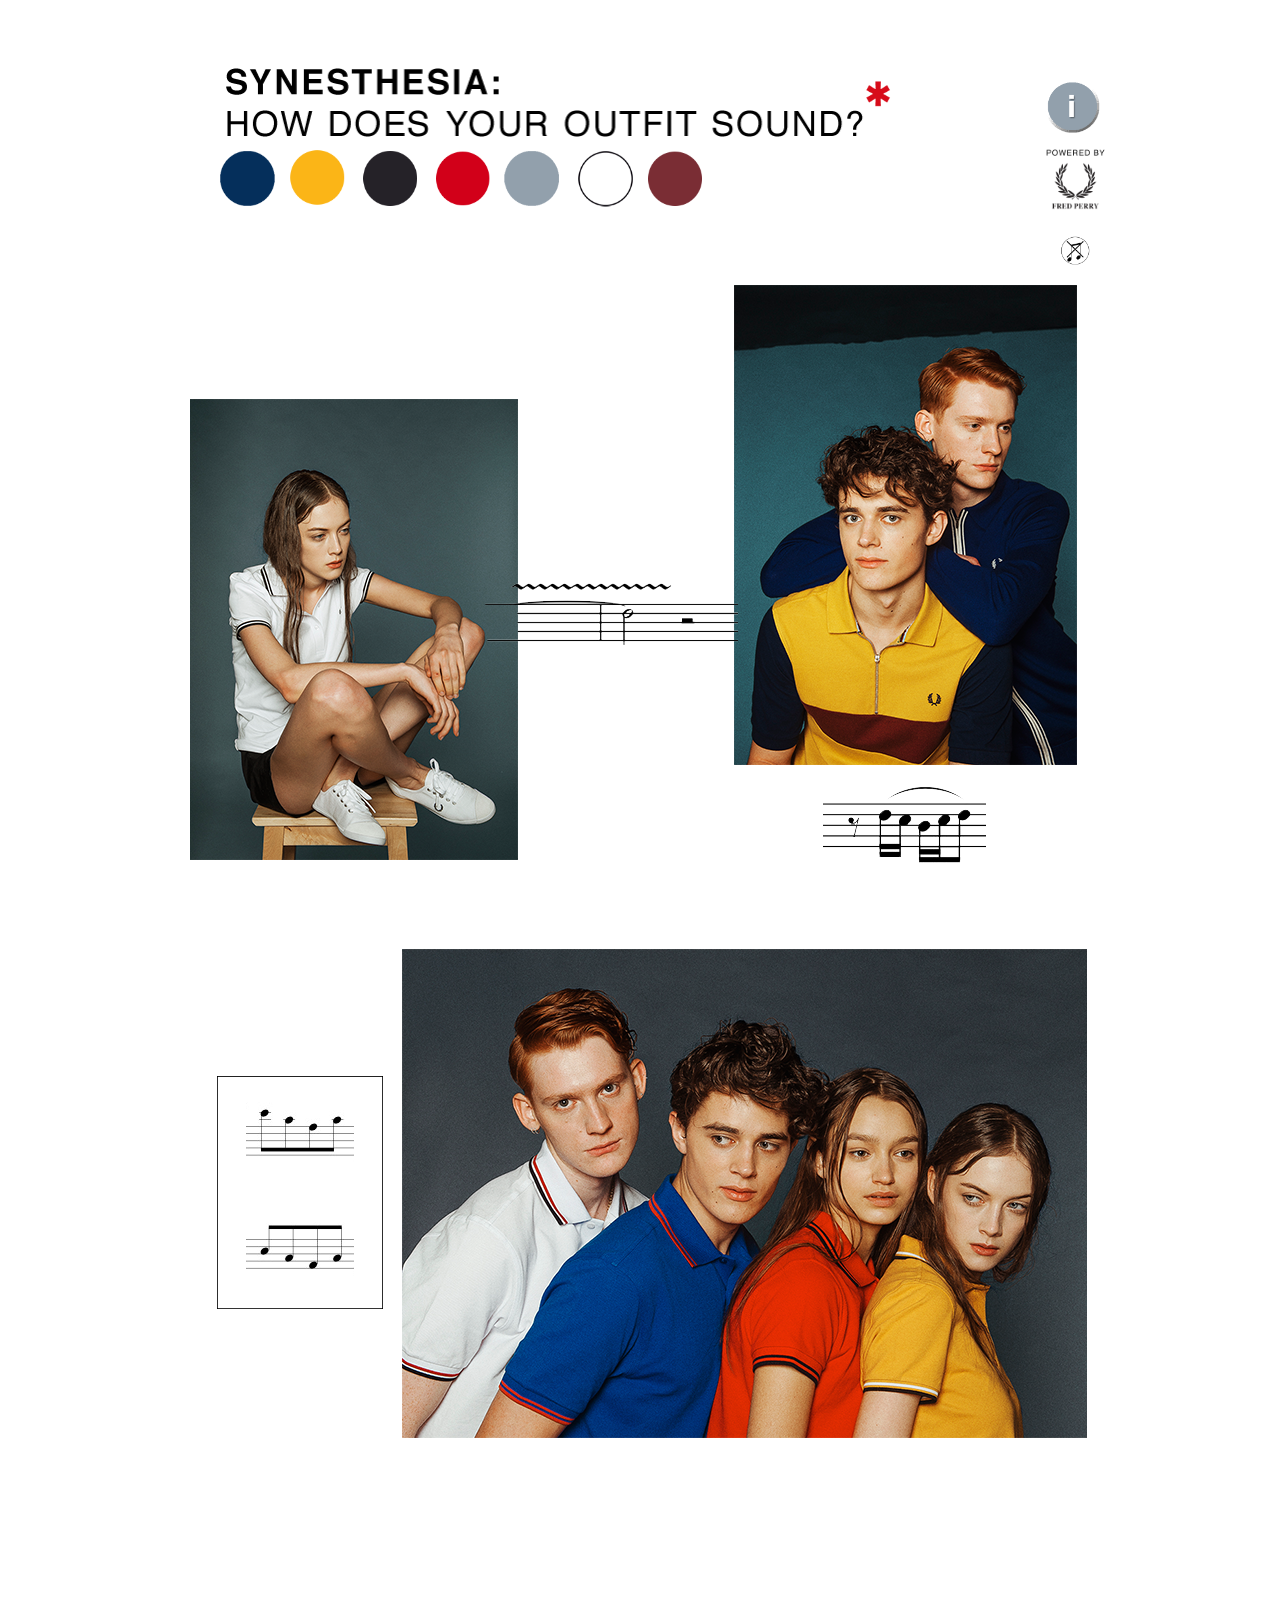
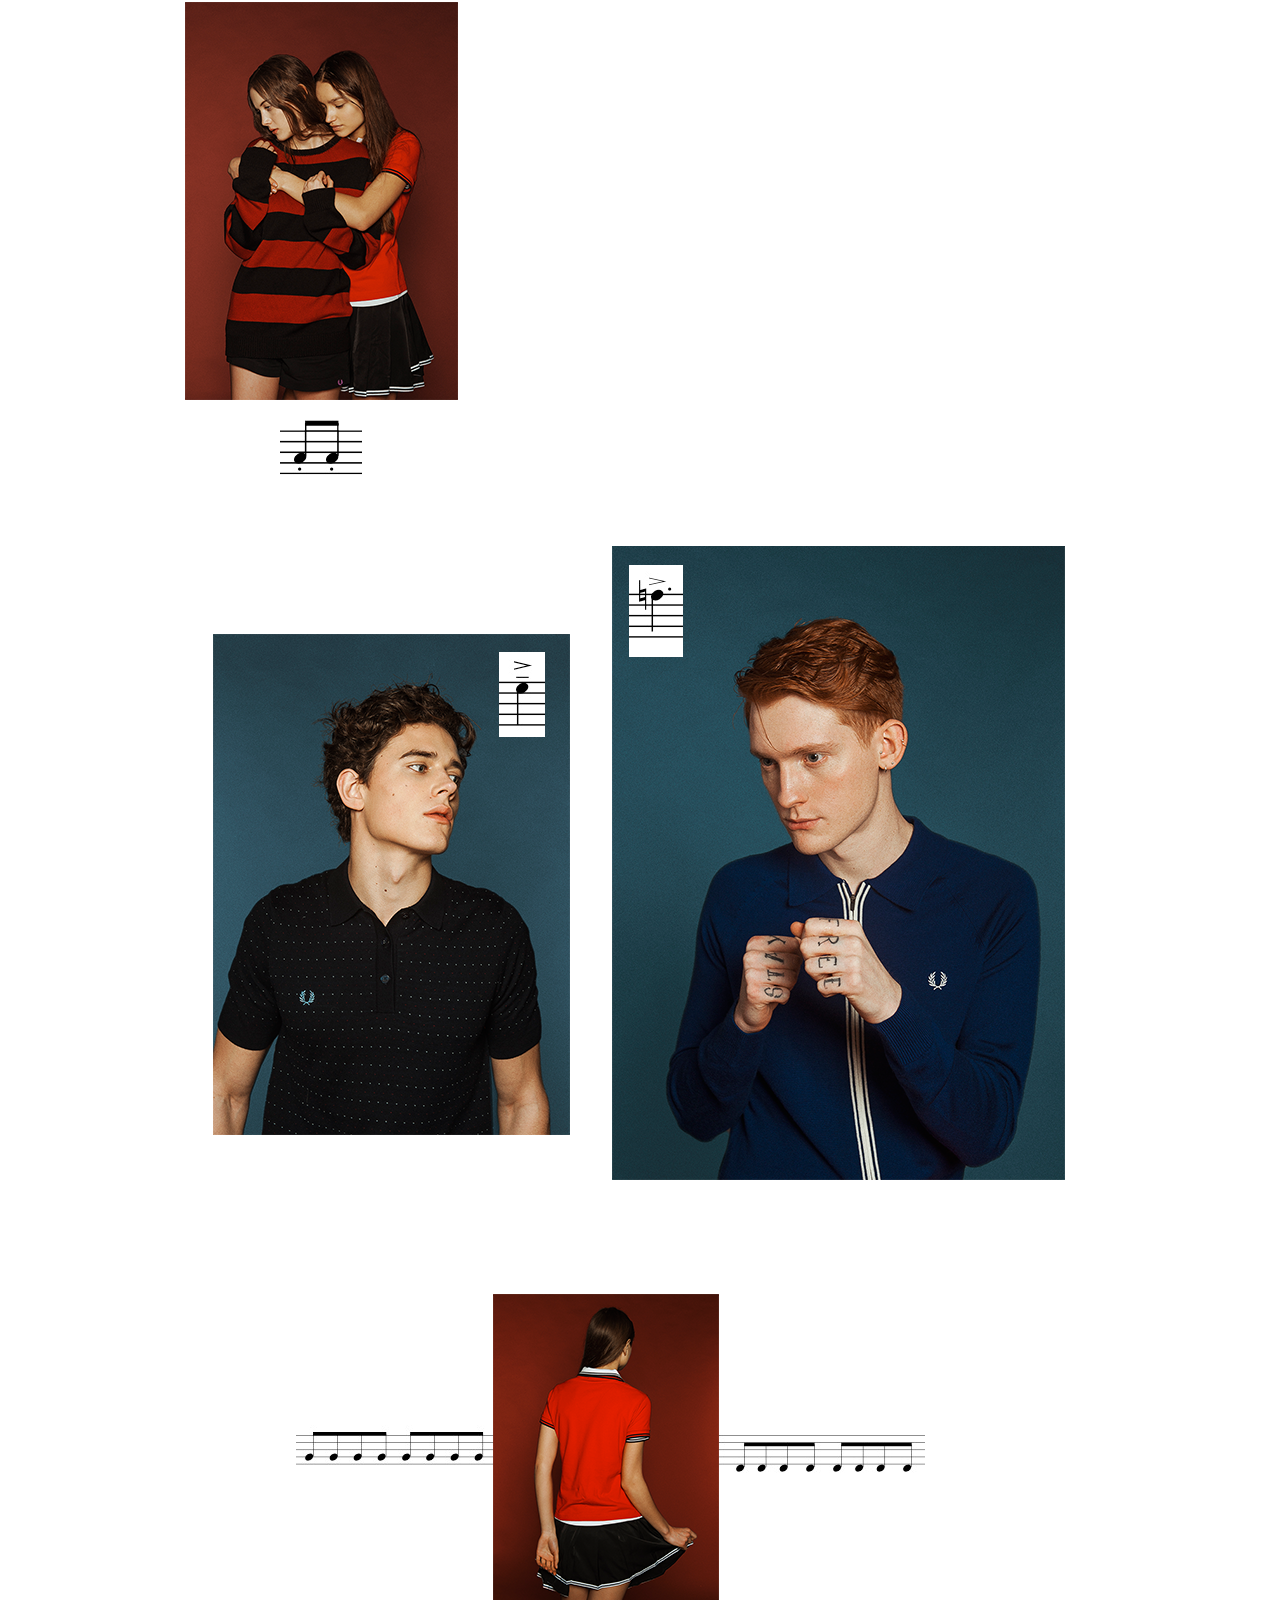
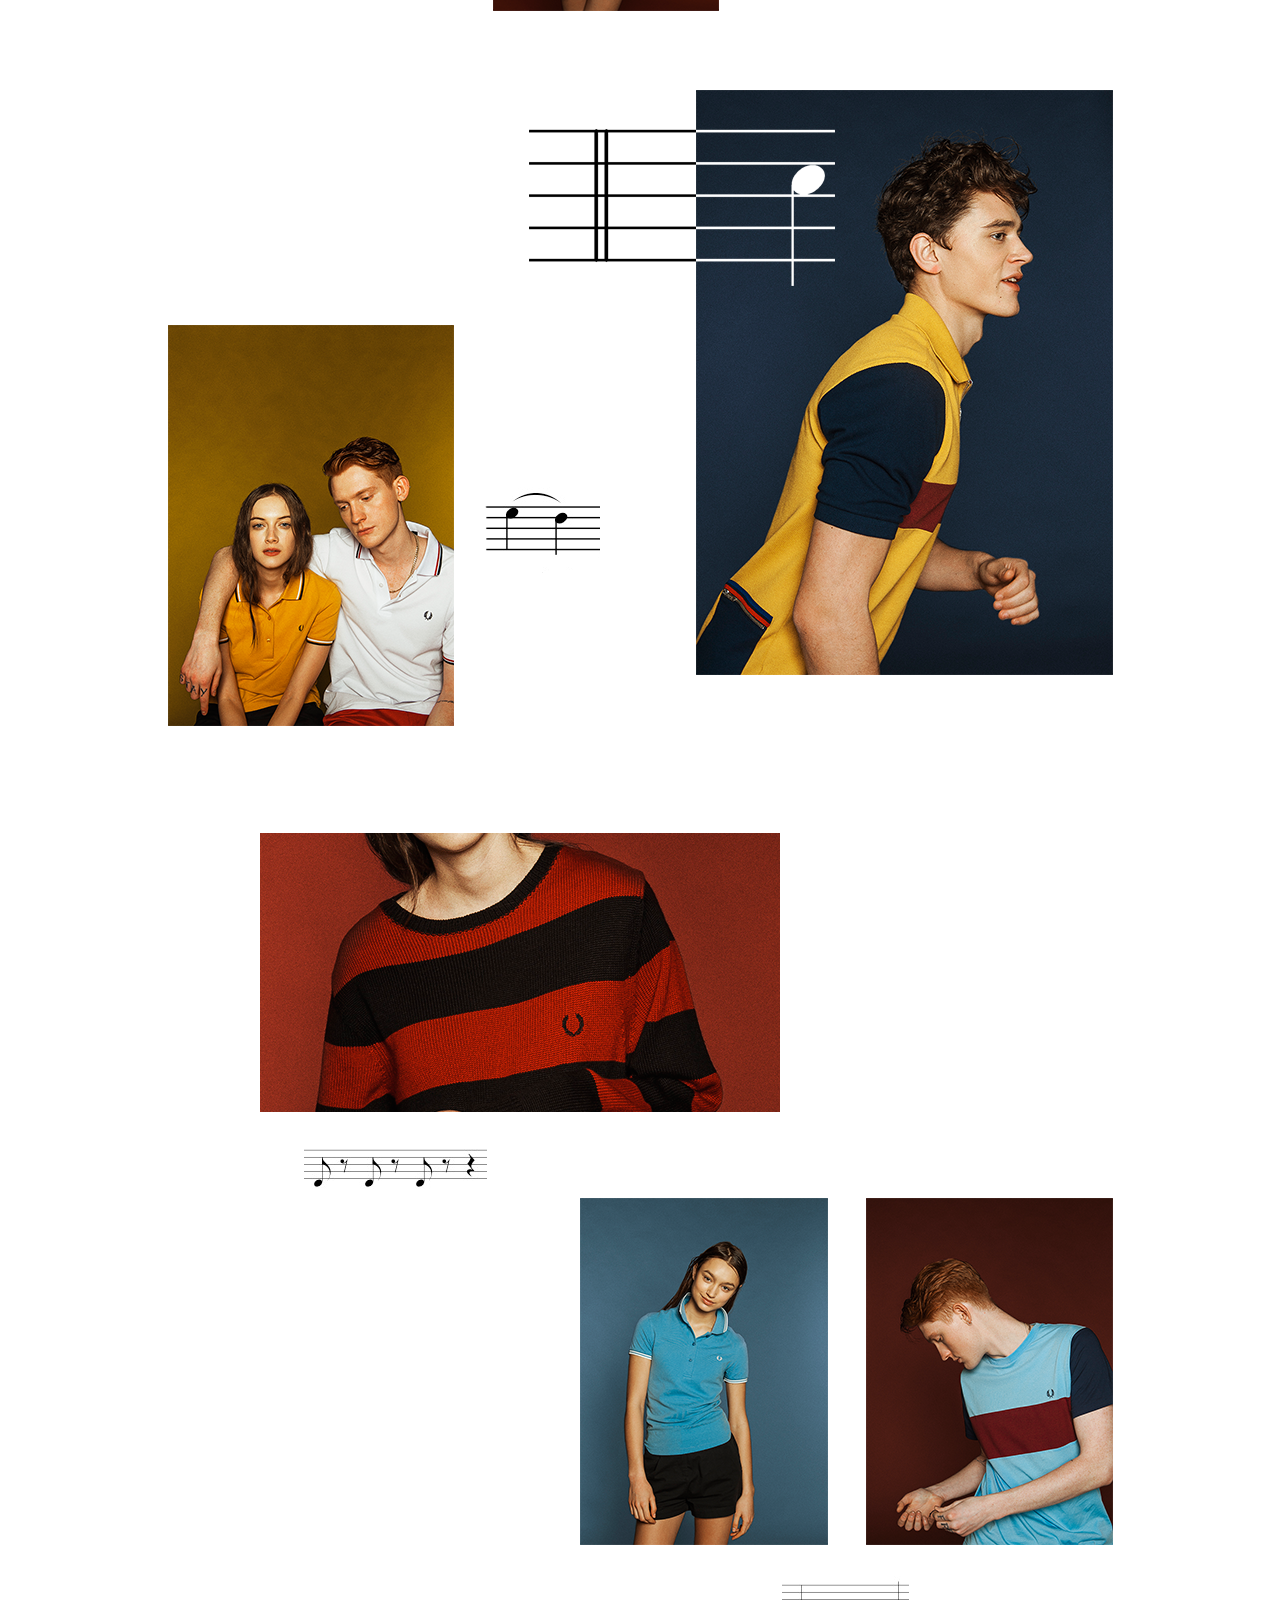
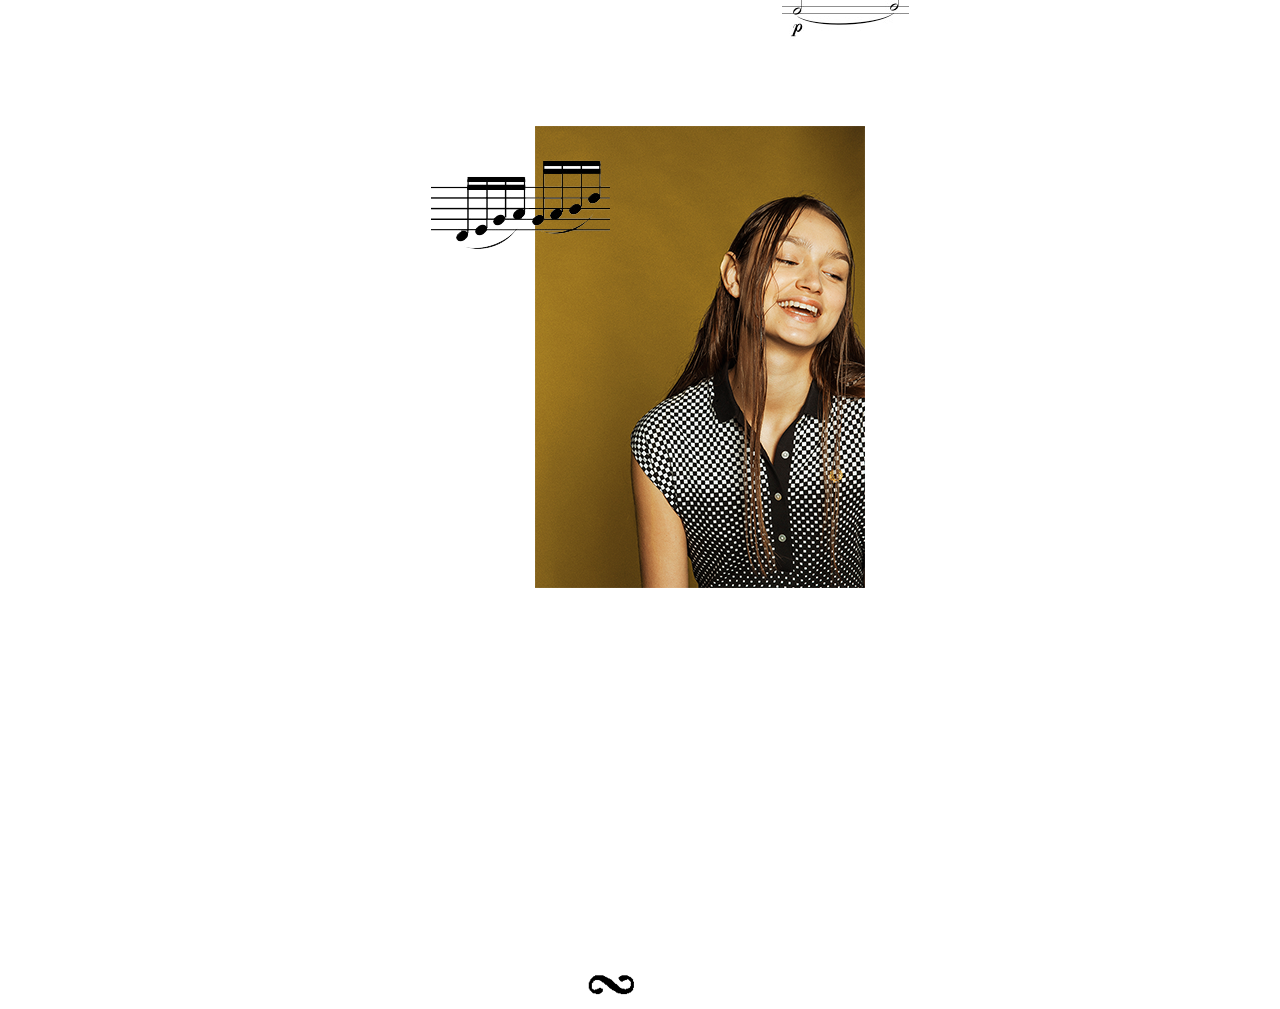
<file: index.html>
<!DOCTYPE html PUBLIC "-//W3C//DTD XHTML 1.0 Transitional//EN" "http://www.w3.org/TR/xhtml1/DTD/xhtml1-transitional.dtd">
<html xmlns="http://www.w3.org/1999/xhtml">
<head>
<meta http-equiv="Content-Type" content="text/html; charset=UTF-8" />
<title>

</title>
<link href="main.css" rel="stylesheet" type="text/css" />
</head>

<body>
<p>
  <map name="titleMap" id="titleMap">
    <area shape="poly" coords="240,57" href="#" />
  </map>
  
<img src="images/h1.png" alt="" width="700" height="167" id="title"/>
  
 <img src="images/instructions.gif" alt="" width="200" height="270" class="instructions"/> 
<img src="images/questionbutton.png" alt="" width="30" height="31" id="question"/>
<p><img src="images/button_bar.png" name="button_bar" width="540" height="100" usemap="#button_barMap" id="button_bar" border="0" />
  <map name="button_barMap" id="button_barMap">
    
    <area ID=black shape="circle" coords="201,55,26" href="#" />
    <area ID=blue shape="circle" coords="59,54,27" href="#" />
    <area ID=red shape="circle" coords="274,56,27" href="#" />
    <area ID=grey shape="circle" coords="342,55,26" href="#" />
    <area ID=white shape="circle" coords="416,56,26" href="#" />
    <area ID=burgundy shape="circle" coords="486,55,26" href="#" />
    <area ID=yellow shape="circle" coords="129,53,27" href="#" />
  </map>
  
  </map>
  <a href="info_page.html">
  <img src="images/info_button.png" name="info_button" width="60" height="60" usemap="#info_buttonMap" id="info_button" border="0" /></a>
  <map name="info_buttonMap" id="info_buttonMap">
    <area shape="circle" coords="-132,98,25" href="#" />
  </map>
  
   <!--PICTURES START FROM HERE-->
  <!--1-->
  
  <map name="img_1Map" id="img_1Map">
    <area id=white1 shape="poly" alt="" title="" coords="83,161,38,177,47,351,76,353,91,342,107,305,97,305,57,259,45,235,66,217,82,231,105,260,157,262,162,219,175,199,182,170,155,164,148,187,137,183,122,216,98,203,99,195" href="" target="" />
    <area id=white1a shape="poly" alt="" title="" coords="157,382,129,394,127,390,120,411,143,421,156,438,191,446,197,445,195,431,181,408,180,396" href="" target="" />
    <area id=white1b shape="poly" alt="" title="" coords="195,378,203,396,241,408,256,421,287,426,303,420,307,405,285,391,258,374,246,367,240,357,241,362,244,373,234,373,234,386,223,392,208,388,200,379" href="" target="" />
    <area id=black1 shape="poly" alt="" title="" coords="49,351,56,386,64,403,97,417,105,418,91,408,77,371,78,363,85,344,73,353" href="" target="" />
    <area id=song1 shape="rect" alt="" title="" coords="331,177,549,253" href="" target="" />
  </map>
  
  <!--2-->
  <img src="images/2.png" alt="" width="343" height="591" usemap="#img_2Map" id="img_2" border="0"/>
  
  <map name="img_2Map" id="img_2Map">
    
    <area id=yellow2 shape="poly" alt="" title="" coords="37,317,67,416,108,427,162,430,196,438,215,435,228,387,251,360,189,296,190,318,175,342,156,357,143,371,127,348,115,313,111,288,115,281,100,295" href="" target="" />
    <area id=yellow2a shape="poly" alt="" title="" coords="54,479,75,427,91,450,113,461,155,470,182,480,216,448,213,474,230,479" href="" target="" />
    <area id=burgundy2 shape="poly" alt="" title="" coords="68,419,127,429,143,427,186,438,211,434,213,429,217,427,212,449,189,478,150,468,109,460,90,446" href="" target="" />  
    <area id=darkblue2 shape="poly" alt="" title="" coords="17,453,22,359,39,319,45,357,56,379,68,422,72,436,63,460,35,464" href="" target="" />
    <area id=darkblue2a shape="poly" alt="" title="" coords="235,221,272,195,330,212,336,235,320,283,319,330,322,336,326,346,337,366,335,427,333,476,333,476,320,475,307,432,288,415,278,399,277,415,295,437,307,473,215,475,210,430,212,433,226,386,251,359,188,294,189,256,196,262,206,252,212,233,221,270,235,276,230,252,228,239,240,221" href="" target="" />
    <area id=darkblue2b shape="poly" alt="" title="" coords="105,221,51,251,23,290,30,308,47,312,69,302,101,295,113,278,105,248" href="" target="" />
    <area id=white2 shape="poly" alt="" title="" coords="213,227,218,240,220,268,232,270,229,239,235,225,228,222,223,238,218,224,217,224" href="" target="" />
    <area id=white2a shape="poly" alt="" title="" coords="279,402,302,431,312,449,321,480,308,479,302,455,291,433,277,414" href="" target="" />
    <area id=lightblue2 shape="poly" alt="" title="" coords="2,66,336,42,337,352,319,328,319,287,332,240,333,215,305,195,279,194,266,181,277,152,284,110,294,99,251,62,212,64,204,76,186,88,184,101,188,123,175,135,184,151,141,139,97,160,83,199,96,222,96,223,55,248,27,284,22,296,33,310,48,311,21,344,16,446,19,454,12,473,1,476,0,468" href="" target="" />
    <area id=song2 shape="rect" alt="" title="" coords="72,490,274,590" href="" target="" />
    
  </map>
  
  <!--3-->
  <img src="images/3.png" alt="" width="885" height="489" usemap="#img_3Map" id="img_3" border="0"/>
  <map name="img_3Map" id="img_3Map">
    <area id=white3 shape="poly" alt="" title="" coords="200,412,200,312,240,266,272,248,296,222,328,214,346,184,356,218,392,268,402,270,416,228,444,250,370,300,336,346,330,370,294,434,272,468,220,474,254,426,198,410" href="" target="" />
    <area id=darkblue3 shape="poly" alt="" title="" coords="466,227,444,252,412,272,374,308,341,346,331,382,304,419,294,440,361,477,358,482,502,482,502,482,516,421,517,376,528,346,550,312,559,303,539,276,529,294,525,307,515,305" href="" target="" />
    <area id=red3 shape="poly" alt="" title="" coords="616,261,552,315,524,365,517,419,516,430,502,483,539,482,544,463,548,425,551,416,583,410,613,432,608,483,651,482,658,441,656,388,656,359,677,330,669,305,665,317,628,266,613,257" href="" target="" />
    <area id=yellow3 shape="poly" alt="" title="" coords="699,284,692,306,669,344,657,375,659,437,712,439,722,450,709,482,816,482,817,450,780,374,784,337,748,314,739,299" href="" target="" />
    <area id=song3 shape="rect" alt="" title="" coords="28,144,162,340" href="" target="" />
  </map>
  
  <!--4-->
  <img src="images/4.png" alt="" width="273" height="489" usemap="#img_4Map" id="img_4" border="0"/>
  <map name="img_4Map" id="img_4Map">
    <area id=red4 shape="poly" alt="" title="" coords="46,288,41,318,130,322,168,313,162,294,165,286,134,294,45,289" href="" target="" />
    <area id=red4a shape="poly" alt="" title="" coords="45,212,38,229,43,247,62,259,57,265,152,266,159,267,148,248,160,251,168,245,167,229,162,224,153,225,146,224,138,242,103,239,74,236,75,241,67,250,45,236,42,230,46,223" href="" target="" />
    <area id=red4b shape="poly" alt="" title="" coords="49,190,43,203,68,228,84,209,122,214,123,204,96,188,83,189,84,202,67,201" href="" target="" />
    <area id=red4c shape="poly" alt="" title="" coords="91,144,89,157,114,163,181,155,188,157,180,146,155,132,150,140,134,153,110,155,96,150" href="" target="" />
    <area id=red4d shape="poly" alt="" title="" coords="216,128,234,139,227,189,209,237,222,285,205,294,163,299,163,267,180,267,197,247,192,232,208,229,203,204,219,188,217,172,197,165" href="" target="" />
    <area id=black4 shape="poly" alt="" title="" coords="41,318,39,354,76,374,101,376,103,385,134,388,163,378,167,385,200,388,204,380,227,383,233,377,220,364,233,359,248,352,219,288,211,298,191,304,166,303,167,317,141,315,121,323,44,318" href="" target="" />
    <area id=black4b shape="poly" alt="" title="" coords="56,263,45,290,125,293,165,290,166,277,155,265,144,266,69,265,64,265" href="" target="" />
    <area id=black4c shape="poly" alt="" title="" coords="47,202,42,239,70,253,77,238,138,241,150,224,163,224,147,205,148,182,123,184,114,189,121,210,118,216,87,209,79,211,78,219,66,227" href="" target="" />
    <area id=black4d shape="poly" alt="" title="" coords="64,145,52,159,55,178,43,178,50,189,70,198,87,205,85,177,81,174,90,163,123,180,139,169,150,183,151,186,181,187,183,179,190,179,186,156,175,154,144,162,105,161,90,160,90,153" href="" target="" />
    <area id=black4e shape="poly" alt="" title="" coords="88,133,82,136,93,146,108,153,132,153,145,148,157,136,150,131,139,143,110,148,99,144,86,132" href="" target="" />
    <area id=white4 shape="poly" alt="" title="" coords="167,301,203,297,207,296,215,293,217,293,222,289,222,289,207,299,192,302,177,304,169,303" href="" target="" />
    <area id=white4a shape="poly" alt="" title="" coords="157,385,165,389,172,395,182,394,206,393,206,389,228,390,230,387,240,384,238,378,228,383,227,386,203,384,203,388,180,389,180,391,170,389,170,386,163,385,163,385" href="" target="" />
    <area id=song4 shape="rect" alt="" title="" coords="80,407,199,483" href="" target="" />
  </map>
  
  <iframe src="http://player.vimeo.com/video/89267650?title=0&amp;byline=0&amp;portrait=0&amp;color=ffffff" width="500" height="281" frameborder="0" id="video" webkitallowfullscreen mozallowfullscreen allowfullscreen></iframe>
  
  <!--5-->
  <img src="images/5.png" alt="" width="357" height="501" usemap="#img_5Map" id="img_5" border="0"/>
  <map name="img_5Map" id="img_5Map">
    <area id=lightblue5 shape="poly" alt="" title="" coords="91,357,99,356,102,363,99,374,90,373,86,366,88,358" href="" target="" />
    <area id=black5 shape="poly" alt="" title="" coords="134,221,116,237,70,252,56,254,29,286,20,323,8,345,15,358,0,395,22,414,50,419,64,397,48,493,275,493,275,418,283,424,322,410,320,357,313,307,302,277,278,257,242,247,213,230,214,255,195,274,182,274,171,293,151,274,133,250,129,235,129,235" href="" target="" />
    <area id=song5 shape="rect" alt="" title="" coords="285,16,331,102" href="" target="" />
  </map>
  
  <!--6-->
  <img src="images/6.png" alt="" width="453" height="634" usemap="#img_6Map" id="img_6" border="0"/>
  <map name="img_6Map" id="img_6Map">
    <area id=darkblue6 shape="poly" alt="" title="" coords="178,295,101,327,81,413,55,531,52,551,72,589,95,596,119,581,110,623,245,628,227,450,205,449,187,419,176,460,163,462,154,483,126,487,119,465,125,453,127,432,127,410,137,389,173,385,175,375,186,371,231,370,222,334,255,335,263,339,252,360,253,383,292,440,293,464,275,480,257,480,252,480,266,567,269,601,396,602,404,584,418,523,428,447,425,376,425,339,405,320,335,294,300,271,302,286,287,315,267,327,255,329,218,330,204,308,187,311,178,295" href="" target="" />
    <area id=white6 shape="poly" alt="" title="" coords="226,338,230,333,242,359,252,335,257,340,249,364,250,508,258,581,266,625,252,631,243,566,239,522,236,456,233,360,224,339" href="" target="" />
    <area id=lightblue6 shape="poly" alt="" title="" coords="0,124,84,120,100,-4,440,4,440,580,404,588,432,462,432,324,394,306,332,282,282,246,276,218,306,200,278,88,238,66,146,84,118,146,136,226,170,296,92,330,46,552,66,586,6,588" href="" target="" />
    <area id=song6 shape="rect" alt="" title="" coords="16,18,70,110" href="" target="" />
  </map>
  
  <!--7-->
  <img src="images/7.png" alt="" width="631" height="317" usemap="#img_7Map" id="img_7" border="0"/>
  <map name="img_7Map" id="img_7Map">
    <area id=red7 shape="poly" alt="" title="" coords="286,80,324,83,353,101,358,114,355,140,331,144,327,193,346,221,308,225,266,223,259,220,268,177,265,145,260,132,245,125,257,96" href="" target="" />
    <area id=white7 shape="poly" alt="" title="" coords="291,72,303,75,323,75,323,80,296,78,285,77" href="" target="" />
    <area id=white7a shape="poly" alt="" title="" coords="270,227,296,227,322,227,339,225,313,231,297,231,277,230" href="" target="" />
    <area id=black7 shape="poly" alt="" title="" coords="262,226,281,235,328,231,351,224,372,248,390,256,357,285,338,293,331,286,300,296,274,291,272,304,247,291,247,282,242,279,246,273,263,284,268,269,268,269" href="" target="" />
    <area id=song7 shape="rect" alt="" title="" coords="6,128,194,181" href="" target="" />
    <area id=song7a shape="rect" alt="" title="" coords="431,132,628,185" href="" target="" />
  </map>
  
  <!--8-->
  <img src="images/8.png" alt="" width="432" height="401" usemap="#img_8Map" id="img_8" border="0"/>
  <map name="img_8Map" id="img_8Map">
    <area id=yellow8 shape="poly" alt="" title="" coords="53,296,74,248,103,288,129,240,169,261,175,275,164,320,135,312,109,383,76,390,60,314,50,315" href="" target="" />
    <area id=yellow8a shape="poly" alt="" title="" coords="147,359,134,380,149,377,151,383,154,375" href="" target="" />
    <area id=white8 shape="poly" alt="" title="" coords="145,213,159,204,167,199,178,204,200,226,205,237,218,258,224,281,252,241,261,213,241,205,237,193,264,204,273,223,284,225,286,339,271,328,273,366,260,388,205,381,159,386,155,368,164,355,160,326,170,308,177,273,170,255,147,244,139,235" href="" target="" />
    <area id=black8 shape="poly" alt="" title="" coords="28,400,33,385,35,391,40,389,42,377,49,380,52,397" href="" target="" />
    <area id=black8a shape="poly" alt="" title="" coords="81,400,78,390,113,381,99,398" href="" target="" />
    <area id=black8b shape="poly" alt="" title="" coords="128,400,136,378,148,378,156,391,151,395,154,398" href="" target="" />
    <area id=red8 shape="poly" alt="" title="" coords="158,392,176,385,196,387,220,386,260,393,252,397,159,398" href="" target="" />
    <area id=song8 shape="rect" alt="" title="" coords="310,156,431,240" href="" target="" />
  </map>
  
  <!--9-->
  <img src="images/9.png" alt="" width="584" height="585" usemap="#img_9Map" id="img_9" border="0"/>
  <map name="img_9Map" id="img_9Map">
    <area id=yellow9 shape="poly" alt="" title="" coords="379,201,406,219,434,272,442,291,430,311,427,394,398,390,409,366,420,335,415,296,388,268,310,286,285,313,290,341,294,351,287,370,291,384,282,405,284,418,280,443,261,535,277,579,216,577,247,528,221,502,200,483,234,453,262,374,278,316,310,267,353,232,369,225" href="" target="" />
    <area id=yellow9a shape="poly" alt="" title="" coords="368,442,383,440,401,446,403,452,372,527,369,541,346,573,335,510,353,477" href="" target="" />
    <area id=darkblue9 shape="poly" alt="" title="" coords="289,313,322,282,376,271,400,286,416,311,412,354,397,381,378,414,363,450,320,440,281,425,298,383,296,373,295,371,304,352,293,340" href="" target="" />
    <area id=darkblue9a shape="poly" alt="" title="" coords="168,553,166,577,210,576,210,576,242,526,216,504,200,490,192,514,188,517,188,517,188,517,188,517" href="" target="" />
    <area id=burgundy9 shape="poly" alt="" title="" coords="394,393,411,397,425,396,410,431,401,434,400,442,368,434,378,426" href="" target="" />
    <area id=song9 shape="rect" alt="" title="" coords="9,24,309,202" href="" target="" />
  </map>
  
  <!--10-->
  <img src="images/10.png" alt="" width="520" height="370" usemap="#img_10Map" id="img_10" border="0"/>
  <map name="img_10Map" id="img_10Map">
    <area id=black10 shape="poly" alt="" title="" coords="124,70,140,61,133,72,160,86,188,87,232,75,259,56,276,31,290,12,289,7,300,13,281,42,263,67,239,85,201,97,168,98,142,90,119,70" href="" target="" />
    <area id=black10a shape="poly" alt="" title="" coords="70,168,61,204,100,213,120,209,142,194,218,176,264,168,321,146,370,141,399,116,414,104,382,43,384,67,360,63,304,84,254,105,198,123,165,128,108,138,82,153" href="" target="" />
    <area id=black10b shape="poly" alt="" title="" coords="106,277,134,256,140,273,173,257,214,249,257,246,300,234,332,228,364,230,366,220,375,220,386,187,394,191,415,182,430,175,456,239,428,248,411,244,434,260,428,278,390,275,373,247,335,241,326,234,323,236,335,251,342,276" href="" target="" />
    <area id=red10 shape="poly" alt="" title="" coords="71,162,88,96,115,77,134,91,166,105,208,102,254,84,285,52,307,13,343,18,381,39,381,60,353,61,298,80,270,94,212,114,191,119,151,126,122,130,99,136,93,140,93,140" href="" target="" />
    <area id=red10b shape="poly" alt="" title="" coords="63,214,58,273,102,272,138,251,139,268,180,250,238,242,303,228,366,224,386,187,434,171,416,108,399,123,367,150,342,149,311,155,272,168,207,182,182,187,149,196,123,213,113,212,95,218" href="" target="" />
    <area id=red10c shape="poly" alt="" title="" coords="326,235,345,273,390,278,383,268,377,254,366,245,351,248" href="" target="" />
    <area id=red10d shape="poly" alt="" title="" coords="429,248,459,239,463,264,455,280,429,279,436,257" href="" target="" />
    <area id=song10 shape="rect" alt="" title="" coords="40,309,228,361" href="" target="" />
  </map>
  
  <!--11-->
  <img src="images/11.png" alt="" width="434" height="462" usemap="#img_11Map" id="img_11" border="0"/>
  <map name="img_11Map" id="img_11Map">
    <area id=black11 shape="poly" alt="" title="" coords="284,250,296,243,306,280,328,312,342,340,346,316,365,292,374,276,383,252,393,264,393,296,375,286,363,305,357,361,358,406,361,446,346,446,340,374,334,341,302,290,288,297,283,277,282,277,284,261,284,260,284,260" href="" target="" />
    <area id=white11 shape="poly" alt="" title="" coords="201,321,203,298,243,268,281,249,287,301,302,294,330,335,337,379,341,411,315,359,311,385,300,357,296,383,277,359,272,380,253,368,246,388,229,361,206,339" href="" target="" />
    <area id=black11a shape="poly" alt="" title="" coords="270,459,249,393,267,408,268,378,295,406,311,381,327,402,334,399,349,452,362,453,365,377,382,396,397,374,411,387,428,359,427,456" href="" target="" /> 
    <area id=white11a shape="poly" alt="" title="" coords="365,302,373,285,387,296,404,267,413,248,428,249,428,350,410,338,399,359,378,347,352,365,361,324,361,324" href="" target="" />
    <area id=song11 shape="rect" alt="" title="" coords="0,20,183,123" href="" target="" />
  </map>
  
  <!--12-->
  <img src="images/12.png" alt="" width="533" height="443" usemap="#img_12Map" id="img_12" border="0"/>
  <map name="img_12Map" id="img_12Map">
    <area id=lightblue12 shape="poly" alt="" title="" coords="50,152,59,121,72,112,87,113,100,106,109,93,111,101,103,108,109,125,117,141,130,134,136,126,138,116,137,112,143,109,150,121,149,129,157,135,165,143,169,161,168,184,152,186,142,184,141,205,141,210,149,224,151,238,147,245,111,256,73,258,65,251,64,244,67,218,67,197,71,162,47,154" href="" target="" />
    <area id=darkblue12 shape="poly" alt="" title="" coords="66,253,71,258,104,259,141,248,153,242,151,234,160,262,162,286,161,297,155,307,154,317,129,322,113,319,110,311,99,316,78,322,75,323,78,311,72,292,71,285,65,278,61,262" href="" target="" />
    <area id=lightblue12a shape="poly" alt="" title="" coords="382,176,385,168,391,175,398,170,408,156,417,161,427,160,450,138,458,125,463,126,490,127,503,130,490,140,489,166,490,186,489,198,442,208,390,219,382,197" href="" target="" />
    <area id=lightblue12b shape="poly" alt="" title="" coords="406,262,442,257,476,251,492,244,498,242,501,256,485,266,437,289,406,297,394,299,405,274" href="" target="" />
    <area id=lightblue12c shape="poly" alt="" title="" coords="384,346,386,340,413,323,423,320,428,317,494,301,518,291,526,317,525,346,525,346" href="" target="" />
    <area id=darkblue12a shape="poly" alt="" title="" coords="507,130,516,137,527,161,529,205,491,222,491,195,489,162,492,142,498,133" href="" target="" />
    <area id=darkblue12b shape="poly" alt="" title="" coords="380,188,396,243,386,239" href="" target="" />
    <area id=burgundy12 shape="poly" alt="" title="" coords="391,220,470,204,490,200,493,225,498,243,477,251,407,261" href="" target="" />
    <area id=song12 shape="rect" alt="" title="" coords="267,375,334,429" href="" target="" />
    <area id=song12a shape="rect" alt="" title="" coords="196,377,265,441" href="" target="" />
  </map>
  
  <img src="images/symbol.png" alt="" width="77" height="47" id="theend"/><a href="http://www.fredperry.com"><img src="images/h2_logo.png" alt="ergerg" name="logo" width="65" height="65" id="logo" /></a><img src="images/1.png" alt="" width="549" height="461" usemap="#img_1Map" id="img_1" border="0"/>
  <img src="images/mute.png" alt="" width="30" height="29" id="mute"/>
  
  <script src="main.js">
  </script>
</body>
</html>
</file>
<file: main.css>
@charset "UTF-8";
body {
	position: relative;
	width: 960px;
	margin-top: 0px;
	margin-right: auto;
	margin-left: auto;
	margin-bottom: 0;
	font-family: "Gill Sans", "Gill Sans MT", "Myriad Pro", "DejaVu Sans Condensed", Helvetica, Arial, sans-serif;
	font-style: normal;
	font-variant: small-caps;
	font-weight: 100;
	font-size: medium;
	text-shadow: 0px 0px;
	text-align: justify;
	letter-spacing: 1%;
	background-position: 0% 0%;
	background-clip: content-box;
	-webkit-box-shadow: 0px 0px;
	box-shadow: 0px 0px;
}
#title {
	position: absolute;
	left: 35px;
	top: 8px;
	width: 699px;
}

#question {
	position: absolute;
	left: 703px;
	top: 62px;
	width: 30;
	height: 30;
}


#logo {
	position: absolute;
	left: 883px;
	top: 130px;
}

#button_bar {
	position: absolute;
	left: 29px;
	top: 107px;
}

#info_button {
	position: absolute;
	left: 882px;
	top: 62px;
	height: 60px;
	width: 60px;
}
#mute {
	position: absolute;
	left: 900px;
	top: 220px;
	cursor:pointer;
}

#img_1 {
	position: absolute;
	left: 30px;
	top: 383px;
}
	
#img_2 {
	position: absolute;
	left: 574px;
	top: 269px;
}
	
#img_3 {
	position: absolute;
	top: 933px;
	left: 42px;
}
#img_4 {
	position: absolute;
	left: 25px;
	top: 1586px;
}
#img_5 {
	position: absolute;
	left: 53px;
	top: 2218px;
}
#img_6 {
	position: absolute;
	left: 452px;
	top: 2130px;
}
#img_7 {
	position: absolute;
	left: 134px;
	top: 2878px;
}
#img_8 {
	position: absolute;
	left: 8px;
	top: 3509px;
}
#img_9 {
	position: absolute;
	left: 369px;
	top: 3274px;
}
#img_10 {
	position: absolute;
	left: 100px;
	top: 4017px;
}
#img_11 {
	position: absolute;
	left: 271px;
	top: 4910px;
}
	
#img_12 {
	position: absolute;
	left: 420px;
	top: 4382px;
}
#theend {
	position: absolute;
	left: 414px;
	top: 5746px;
}
.instructions {
	width: 200px;
	position: absolute;
	left: 712px;
	top: 92px;
	z-index:99;
	display:none;
}
#video {
	position: absolute;
	left: 386px;
	top: 1614px;
}
</file>
